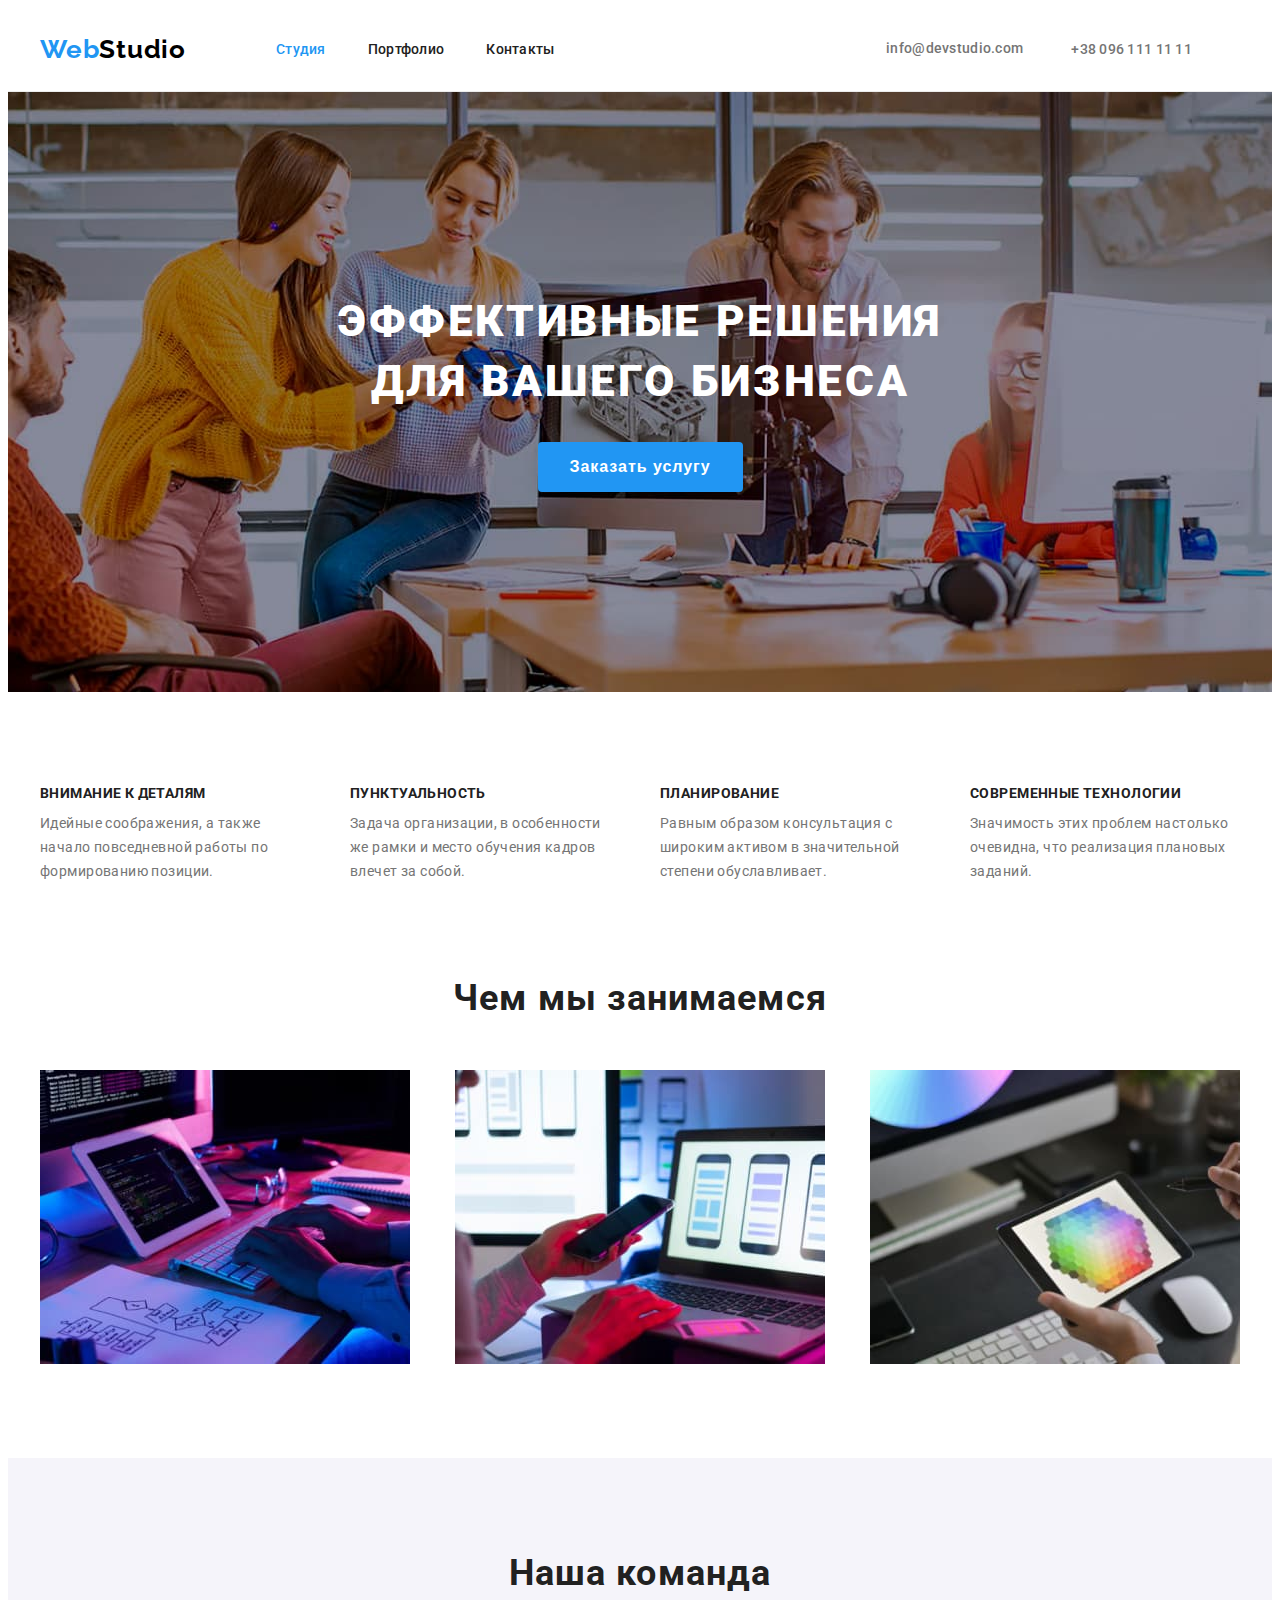
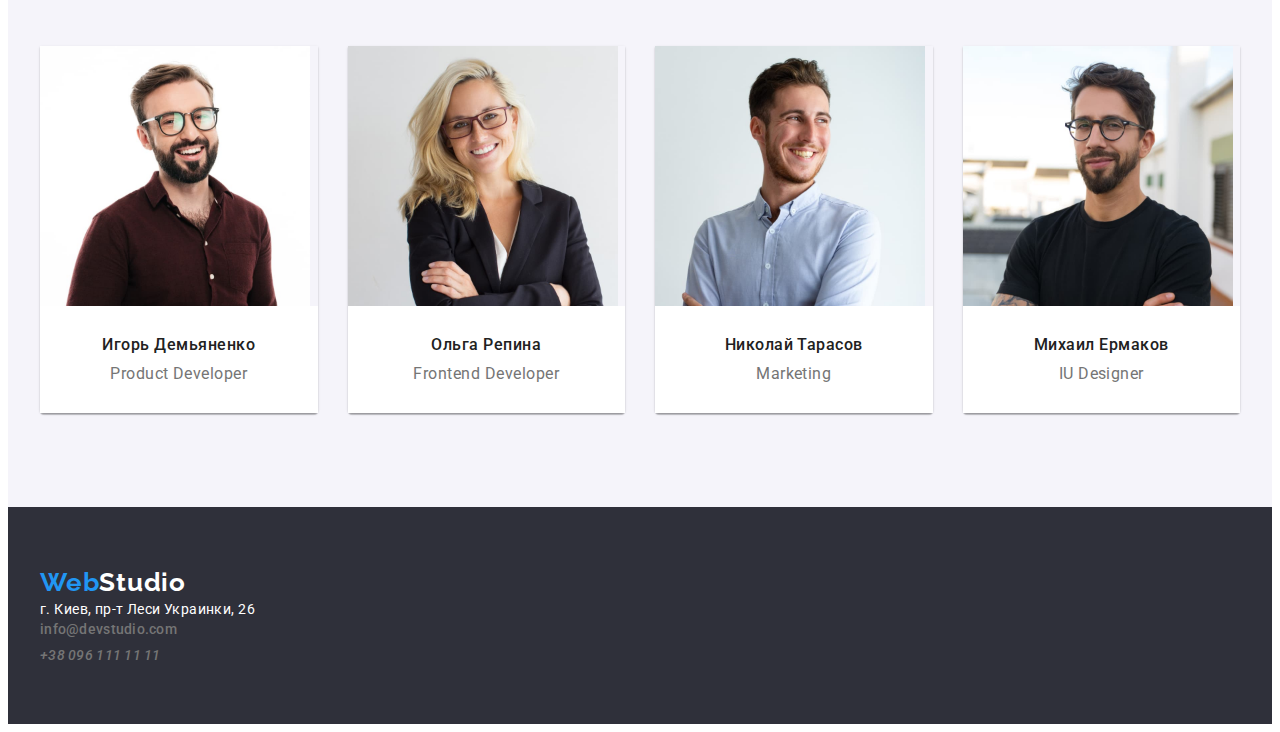
<file: index.html>
<!DOCTYPE html>
<html lang="ru">

<head>
    <meta charset="UTF-8">
    <meta http-equiv="X-UA-Compatible" content="IE=edge">
    <meta name="viewport" content="width=device-width, initial-scale=1.0">
    <title>WebStudio</title>
    <link rel="preconnect" href="https://fonts.gstatic.com">
    <link
        href="https://fonts.googleapis.com/css2?family=Raleway:wght@700&family=Roboto:ital,wght@0,500;0,700;0,900;1,400&display=swap"
        rel="stylesheet">
    <link rel="stylesheet" href="https://cdnjs.cloudflare.com/ajax/libs/modern-normalize/1.1.0/modern-normalize.min.css"
        integrity="sha512-wpPYUAdjBVSE4KJnH1VR1HeZfpl1ub8YT/NKx4PuQ5NmX2tKuGu6U/JRp5y+Y8XG2tV+wKQpNHVUX03MfMFn9Q=="
        crossorigin="anonymous" referrerpolicy="no-referrer" />
    <link rel="stylesheet" href="./css/styles.css">
</head>

<body>
    <!-- HEADER -->
    <header class="header">
        <div class="container header-container">
            <nav class="header-nav">
                <a class="logo" href="./index.html">Web<span class="logo-black">Studio</span></a>
                <ul class="menu">
                    <li class="menu-item">
                        <a class="menu-link active-link" href="./index.html">Студия</a>
                    </li>
                    <li class="menu-item">
                        <a class="menu-link" href="./portfolio.html">Портфолио</a>
                    </li>
                    <li class="menu-item">
                        <a class="menu-link " href="#">Контакты</a>
                    </li>
                </ul>
            </nav>
            <ul class="header-contacts-container">
                <li>
                    <a class="mail-link" href="mailto:info@devstudio.com">info@devstudio.com</a>
                </li>
                <li>
                    <a class="tel-link" href="tel:+380961111111">+38 096 111 11 11</a>
                </li>
            </ul>

        </div>
    </header>
    <!-- END HEADER -->
    <main>
        <!-- HERO -->
        <section class="hero">
            <h1 class="hero-title">
                Эффективные решения <br />
                для вашего бизнеса
            </h1>
            <div>
                <button class="modal-button" type="button">Заказать услугу</button>
            </div>
        </section>
        <!--HERO-END-->
        <!-- ABOUT -->
        <section>
            <div class="about-container">
                <ul class="about-flex-container">
                    <li class="about-flex-element">
                        <h3 class="about-paragraph">Внимание к деталям</h3>
                        <p class="description">
                            Идейные соображения, а также начало повседневной работы по
                            формированию позиции.
                        </p>
                    </li>
                    <li class="about-flex-element">
                        <h3 class="about-paragraph">Пунктуальность</h3>
                        <p class="description">
                            Задача организации, в особенности же рамки и место обучения кадров влечет за собой.
                        </p>
                    </li>
                    <li class="about-flex-element">
                        <h3 class="about-paragraph">Планирование</h3>
                        <p class="description">
                            Равным образом консультация с широким активом в значительной степени обуславливает.
                        </p>
                    </li>
                    <li class="about-flex-element">
                        <h3 class="about-paragraph">Современные технологии</h3>
                        <p class="description">
                            Значимость этих проблем настолько очевидна, что реализация плановых заданий.
                        </p>
                    </li>
                </ul>
            </div>
        </section>
        <!-- ABOUT -->
        <!--WHAT WE DO-->
        <section>
            <h2 class="what-we-do">Чем мы занимаемся</h2>
            <div class="wwd-container">
                <ul class=" flex-container-wwd">
                    <li class="container-wwd-img">
                        <img src="./images/what-we-do/wwd-1.jpg" alt="клавиатура" width="370" height="294" />
                    </li class="container-wwd-img">
                    <li class="container-wwd-img">
                        <img src="./images/what-we-do/wwd-2.jpg" alt="ноутбук" width="370" height="294" />
                    </li>
                    <li class="container-wwd-img">
                        <img src="./images/what-we-do/wwd-3.jpg" alt="планшет" width="370" height="294" />
                    </li>
                </ul>
            </div>
        </section>
        <!--END WHAT WE DO-->
        <!--OUR TEAM-->
        <section class="our-team-back-col">
            <div class="container section">
                <h2 class="our-team">Наша команда</h2>
                <ul class="teamates-list">
                    <li class="teamates-list-item">
                        <img src="./images/team/igor-demyanenko-1.jpg" alt="Игорь Демьяненко" width="270"
                            height="260" />
                        <div class="teamate-description">
                            <h3 class="names-team">Игорь Демьяненко</h3>
                            <p class="position-team" lang="en">Product Developer</p>
                        </div>
                    </li>
                    <li class="teamates-list-item">
                        <img src=" ./images/team/olga-repina-2.jpg" alt="Ольга Репина" width="270" height="260" />
                        <div class="teamate-description">
                            <h3 class="names-team">Ольга Репина</h3>
                            <p class="position-team" lang="en">Frontend Developer</p>
                        </div>
                    </li>
                    <li class="teamates-list-item">
                        <img src=" ./images/team/nikolay-tarasov-3.jpg" alt="Николай Тарасов" width="270"
                            height="260" />
                        <div class="teamate-description">
                            <h3 class="names-team">Николай Тарасов</h3>
                            <p class="position-team" lang="en">Marketing</p>
                        </div>
                    </li>
                    <li class="teamates-list-item">
                        <img src=" ./images/team/mihail-ermakov-4.jpg" alt="Михаил Ермаков" width="270" height="260" />
                        <div class="teamate-description">
                            <h3 class="names-team">Михаил Ермаков</h3>
                            <p class="position-team" lang="en">IU Designer</p>
                        </div>
                    </li>
                </ul>
            </div>
        </section>
        <!--END OUR TEAM-->
    </main>

    <!--FOOTER-->
    <footer class="footer">
        <div class="container">
            <a class="logo" href="./index.html"> Web<span class="logo-white">Studio</span></a>
            <address>
                <ul>
                    <li>
                        <a class="address address-footer" href="https://goo.gl/maps/QvbrtsybP3qZeNid7" target="_blank"
                            rel="noopener noreferrer">г. Киев, пр-т Леси Украинки, 26</a>
                    </li>
                    <li>
                        <a class="mail-link mail-link-footer" href="mailto:info@devstudio.com">info@devstudio.com</a>
                    </li>
                    <li>
                        <a class="tel-link" href="tel:+380961111111">+38 096 111 11 11</a>
                    </li>
                </ul>
            </address>
        </div>
    </footer>

</html>
</file>
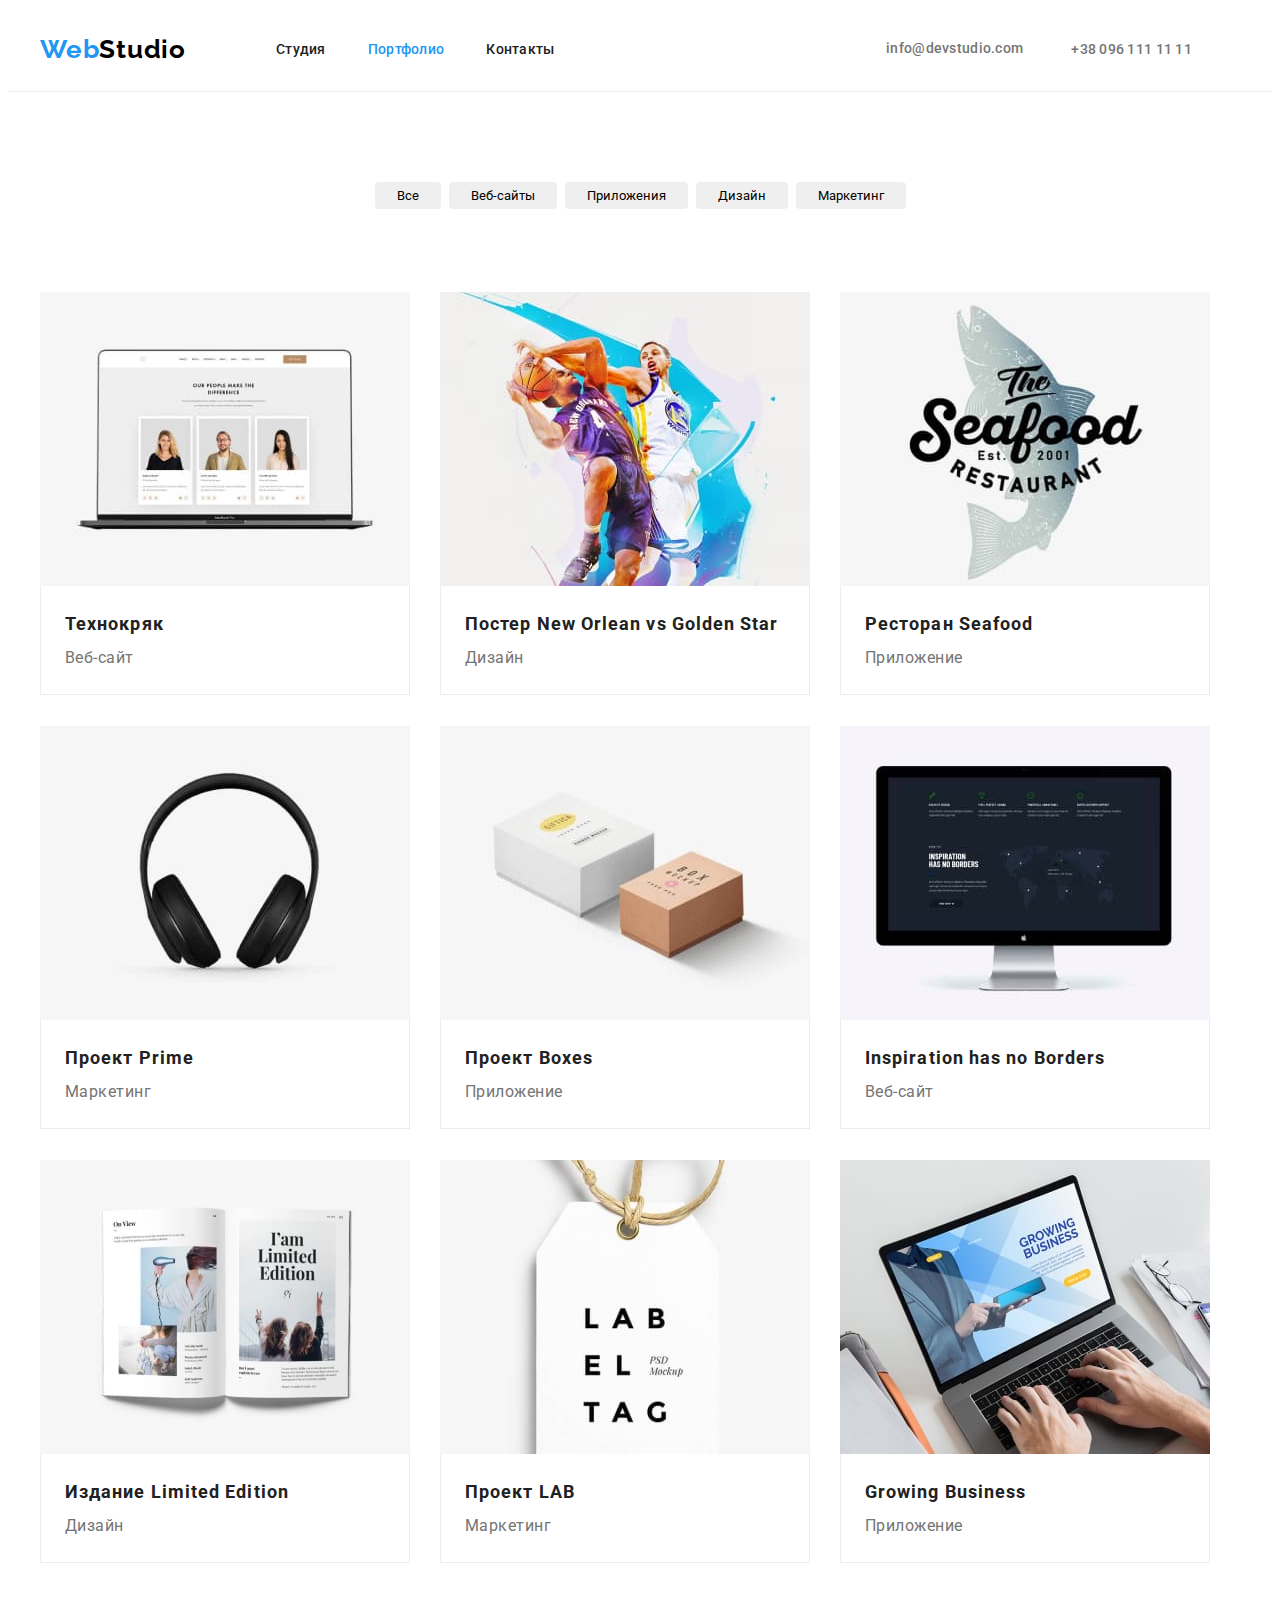
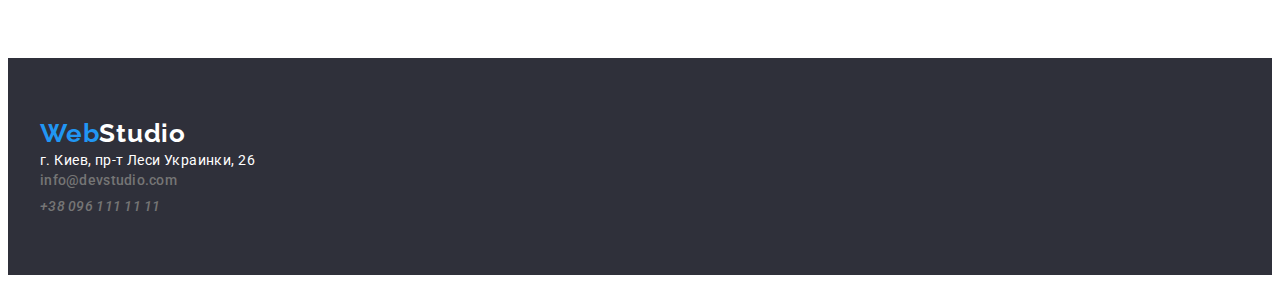
<file: portfolio.html>
<!DOCTYPE html>
<html lang="ru">

<head>
    <meta charset="UTF-8">
    <meta http-equiv="X-UA-Compatible" content="IE=edge">
    <meta name="viewport" content="width=device-width, initial-scale=1.0">
    <title>WS-Porfolio</title>
    <link rel="preconnect" href="https://fonts.gstatic.com">
    <link
        href="https://fonts.googleapis.com/css2?family=Raleway:wght@700&family=Roboto:ital,wght@0,500;0,700;0,900;1,400&display=swap"
        rel="stylesheet">
    <link rel="stylesheet" href="https://cdnjs.cloudflare.com/ajax/libs/modern-normalize/1.1.0/modern-normalize.min.css"
        integrity="sha512-wpPYUAdjBVSE4KJnH1VR1HeZfpl1ub8YT/NKx4PuQ5NmX2tKuGu6U/JRp5y+Y8XG2tV+wKQpNHVUX03MfMFn9Q=="
        crossorigin="anonymous" referrerpolicy="no-referrer" />
    <link rel="stylesheet" href="./css/styles.css">
</head>

<body>
    <!--HEADER-->
    <header class="header">
        <div class="container header-container">
            <nav class="header-nav">
                <a class="logo" href="./index.html"> Web<span class="logo-black">Studio</span></a>
                <ul class="menu">
                    <li class="menu-item">
                        <a class="menu-link" href="./index.html">Студия</a>
                    </li>
                    <li class="menu-item">
                        <a class="menu-link active-link" href="./portfolio.html">Портфолио</a>
                    </li>
                    <li class="menu-item">
                        <a class="menu-link" href="#">Контакты</a>
                    </li>
                </ul>
            </nav>
            <ul class="header-contacts-container">
                <li>
                    <a class="mail-link" href="mailto:info@devstudio.com">info@devstudio.com</a>
                </li>
                <li>
                    <a class="tel-link" href="tel:+380961111111">+38 096 111 11 11</a>
                </li>
            </ul>

        </div>
    </header>
    <!---HERO-->
    <main>
        <!--PORTFOLIO NAV-->
        <section>
            <div>
                <ul class="portfolio-nav">
                    <li class="porfolio-nav-item"><button class="nav-button" type="button">Все</button>
                    </li>
                    <li class="porfolio-nav-item"> <button class="nav-button" type="button">Веб-сайты</button>
                    </li>
                    <li class="porfolio-nav-item"> <button class="nav-button" type="button">Приложения</button>
                    </li>
                    <li class="porfolio-nav-item"> <button class="nav-button" type="button">Дизайн</button>
                    </li>
                    <li class="porfolio-nav-item"> <button class="nav-button" type="button">Маркетинг</button>
                    </li>
                </ul>
            </div>
        </section>
        <!--END HERO-->
        <!--PORTFOLIO SECTION-->
        <h1 class="portfolio-hidden">portfolio</h1>
        <div class="portfolio-container">
            <ul class="portfolio-flex-container">
                <li class="portfolio-flex-element">
                    <img src="./images/portfolio/technocrack-1.jpg" alt="294" width="370">
                    <div class="portfolio-description">
                        <h2 class="project-name">Технокряк</h2>
                        <p class="project-type">Веб-сайт</p>
                    </div>
                </li>
                <li class="portfolio-flex-element">
                    <img src="./images/portfolio/new-orlean-2.jpg" alt="294" width="370">
                    <div class="portfolio-description">
                        <h2 class="project-name"> Постер New Orlean vs Golden Star</h2>
                        <p class="project-type">Дизайн</p>
                    </div>


                </li>
                <li class="portfolio-flex-element">
                    <img src="./images/portfolio/seafood-3.jpg" alt="294" width="370">
                    <div class="portfolio-description">
                        <h2 class="project-name"> Ресторан Seafood</h2>
                        <p class="project-type">Приложение</p>
                    </div>


                </li>
                <li class="portfolio-flex-element">
                    <img src="./images/portfolio/prime-headphones-4.jpg" alt="294" width="370">
                    <div class="portfolio-description">
                        <h2 class="project-name"> Проект Prime</h2>
                        <p class="project-type">Маркетинг</p>
                    </div>


                </li>
                <li class="portfolio-flex-element">
                    <img src="./images/portfolio/boxes-5.jpg" alt="294" width="370">
                    <div class="portfolio-description">
                        <h2 class="project-name"> Проект Boxes</h2>
                        <p class="project-type">Приложение</p>
                    </div>


                </li>
                <li class="portfolio-flex-element">
                    <img src="./images/portfolio/screen-6.jpg" alt="294" width="370">
                    <div class="portfolio-description">
                        <h2 class="project-name"> Inspiration has no Borders</h2>
                        <p class="project-type">Веб-сайт</p>
                    </div>


                </li>
                <li class="portfolio-flex-element">
                    <img src="./images/portfolio/book-7.jpg" alt="294" width="370">
                    <div class="portfolio-description">
                        <h2 class="project-name"> Издание Limited Edition</h2>
                        <p class="project-type">Дизайн</p>
                    </div>


                </li>
                <li class="portfolio-flex-element">
                    <img src="./images/portfolio/label-8.jpg" alt="294" width="370">
                    <div class="portfolio-description">
                        <h2 class="project-name"> Проект LAB</h2>
                        <p class="project-type">Маркетинг</p>
                    </div>


                </li>
                <li class="portfolio-flex-element">
                    <img src="./images/portfolio/laptop-9.jpg" alt="294" width="370">
                    <div class="portfolio-description">
                        <h2 class="project-name"> Growing Business</h2>
                        <p class="project-type">Приложение</p>
                    </div>


                </li>
            </ul>
        </div>
        <!--PORTFOLIO SECTION-->
    </main>
    <!--FOOTER-->
    <footer class="footer">
        <div class="container">
            <a class="logo" href="./index.html"> Web<span class="logo-white">Studio</span></a>
            <address>
                <ul>
                    <li>
                        <a class="address address-footer" href="https://goo.gl/maps/QvbrtsybP3qZeNid7" target="_blank"
                            rel="noopener noreferrer">г. Киев, пр-т Леси Украинки, 26</a>
                    </li>
                    <li>
                        <a class="mail-link mail-link-footer" href="mailto:info@devstudio.com">info@devstudio.com</a>
                    </li>
                    <li>
                        <a class="tel-link" href="tel:+380961111111">+38 096 111 11 11</a>
                    </li>
                </ul>
            </address>
        </div>
    </footer>

</html>
</file>
<file: css/styles.css>
/*==GENERAL RULES==*/
:root {
  --accent-color: #2196f3;
  --back-color: #ffffff;
  --border-line: #ececec;
  --back-text-color: #212121;
  --grey-text-color: #757575;
  --black-background-color: #2f303a;
  --font-family: 'Roboto', sans-serif;
  --paragraph-font-size: 16px;
  --paragraph-menu-font-size: 14px;
  --shadow-hero-button: rgba(0, 0, 0, 0.15);
  --shadow-left: rgba(0, 0, 0, 0.12);
  --shadow-right: rgba(0, 0, 0, 0.14);
  --shadow-bottom: rgba(0, 0, 0, 0.2);
}
body {
  font-family: 'Roboto', sans-serif;
  font-style: normal;
  font-weight: 400;
  font-size: 14px;
  color: var(--primary-color);
}
h1,
h2,
h3,
p,
a {
  margin-top: 0;
  margin-bottom: 0;
}
ul,
ol {
  margin-top: 0;
  margin-bottom: 0;
  padding-left: 0;
}
img {
  display: block;
}

li {
  list-style-type: none;
}

a {
  text-decoration: none;
}
.container {
  width: 1200px;
  margin-left: auto;
  margin-right: auto;
  padding-left: 15px;
  padding-right: 15px;
}

.section {
  padding-top: 94px;
  padding-bottom: 94px;
}
/*===END GENERAL RULES===*/
/*=====HEADER=====*/
.logo {
  font-family: 'Raleway', sans-serif;
  font-weight: bold;
  font-size: 26px;
  line-height: 1.19;
  /* identical to box height */
  letter-spacing: 0.03em;
  color: var(--accent-color);
  cursor: pointer;
}

.logo-black {
  color: #000000;
}

.menu-link {
  font-family: var(--font-family);
  font-weight: 500;
  font-size: var(--paragraph-menu-font-size);
  line-height: 1.14;
  letter-spacing: 0.02em;
  color: var(--back-text-color);
}
.menu-link:hover,
.menu-link:focus {
  color: var(--accent-color);
}
.menu-link.active-link {
  color: var(--accent-color);
}
.tel-link {
  font-family: var(--font-family);
  font-weight: 500;
  font-size: var(--paragraph-menu-font-size);
  line-height: 1.14;
  letter-spacing: 0.02em;
  color: var(--grey-text-color);
}
.tel-link:hover,
.tel-link:focus {
  color: var(--accent-color);
}
.mail-link {
  font-family: var(--font-family);
  font-weight: 500;
  font-size: var(--paragraph-menu-font-size);
  line-height: 1.14;
  letter-spacing: 0.02em;
  color: var(--grey-text-color);
  display: flex;
  align-items: center;
  margin-left: auto;
  margin-right: 48px;
}
.mail-link:hover,
.mail-link:focus {
  color: var(--accent-color);
}
.header {
  padding-top: 26px;
  padding-bottom: 26px;
  background-color: var(--back-color);
  border-bottom: 1px solid var(--border-line);
}
.header-container {
  display: flex;
  align-items: center;
}
.header-nav {
  display: flex;
  align-items: center;
}
.menu {
  display: flex;
  align-items: center;
}
.header-contacts-container {
  display: flex;
  align-items: center;
  margin-left: auto;
  margin-right: 48px;
}
.logo {
  margin-right: 90px;
}
.menu-item:not(:last-child) {
  margin-right: 42px;
}

/*=====END HEADER=====*/
/*=====HERO=====*/
.hero {
  background-color: var(--black-background-color);
  text-align: center;
  padding-top: 200px;
  padding-bottom: 200px;
  max-width: 1600px;
  align-items: center;
  margin-right: auto;
  margin-right: auto;
  margin-left: auto;
  background-size: 1600px 600px;
  background-image: url(../images/background/hero-back.jpg);
  background-position: center;
  text-align: center;
  margin: 0 auto;
  background-repeat: no-repeat;
  background-size: cover;
}
.hero .container {
  width: 696px;
}
.hero-title {
  font-weight: 900;
  font-size: 44px;
  line-height: 1.36;

  letter-spacing: 0.06em;
  text-transform: uppercase;
  margin-bottom: 30px;
  color: var(--back-color);
}
.modal-button {
  font-weight: 700;
  font-size: 16px;
  line-height: 1.88;
  /* identical to box height, or 187% */

  display: inline-block;
  align-items: center;
  text-align: center;
  letter-spacing: 0.06em;
  color: var(--back-color);
}

.modal-button {
  cursor: pointer;
  background-color: var(--accent-color);
  box-shadow: 0px 4px 4px var(--shadow-hero-button);
  border-radius: 4px;
  padding-left: 32px;
  padding-right: 32px;
  padding-top: 10px;
  padding-bottom: 10px;
  border: none;
}
/*==========END HERO========*/
/*===========ABOUT==========*/
.about-paragraph {
  font-family: var(--font-family);
  font-size: var(--paragraph-menu-font-size);
  line-height: 1.14;
  letter-spacing: 0.03em;
  text-transform: uppercase;
  padding-bottom: 10px;

  color: var(--back-text-color);
}

.description {
  font-family: var(--font-family);
  font-size: var(--paragraph-menu-font-size);
  line-height: 1.71;
  /* or 171% */

  letter-spacing: 0.03em;

  color: var(--grey-text-color);
}
.about-container {
  width: 1200px;
  padding-left: 15px;
  padding-right: 15px;
  margin-right: auto;
  margin-left: auto;
  padding-top: 94px;
  padding-bottom: 94px;
}
.about-flex-container {
  display: flex;
  flex-wrap: wrap;
  justify-content: space-between;
}
.about-flex-element {
  width: 270px;
}
/*===========END ABOUT==========*/
/*===========WHAT WE DO==========*/
.what-we-do {
  font-family: var(--font-family);
  font-size: 36px;
  line-height: 1.17;
  text-align: center;
  letter-spacing: 0.03em;
  margin-bottom: 50px;

  color: var(--back-text-color);
}
.flex-container-wwd {
  display: flex;
  justify-content: space-between;
}
.container-wwd-img:not(:last-child) {
  width: 370px;
  height: 294px;
  margin-right: 15px;
}

.wwd-container {
  width: 1200px;
  padding-left: 15px;
  padding-right: 15px;
  margin-right: auto;
  margin-left: auto;
  padding-bottom: 94px;
}
/*=========== END WHAT WE DO==========*/
/*=========== OUR TEAM==========*/
.our-team-back-col {
  background: #f5f4fa;
}
.our-team {
  font-family: var(--font-family);
  font-size: 36px;
  line-height: 1.17;
  text-align: center;
  letter-spacing: 0.03em;
  color: var(--back-text-color);
  margin-bottom: 52px;
}

.teamates-list {
  display: flex;
  flex-wrap: wrap;
  margin-left: -30px;
  margin-top: -30px;
}
.teamates-list-item {
  flex-basis: calc((100% - 120px) / 4);
  margin-left: 30px;
  margin-top: 30px;
  box-shadow: 0px 1px 3px var(--shadow-left), 0px 1px 1px var(--shadow-right),
    0px 2px 1px var(--shadow-bottom);
  border-radius: 0px 0px 4px 4px;
}
.teamate-description {
  background-color: var(--back-color);
  padding-top: 30px;
  padding-bottom: 30px;
}
.names-team {
  font-family: var(--font-family);
  font-weight: 500;
  font-size: var(--paragraph-font-size);
  line-height: 1.18;
  padding-bottom: 10px;
  /* identical to box height */

  text-align: center;
  letter-spacing: 0.03em;

  color: var(--back-text-color);
}
.position-team {
  font-family: var(--font-family);
  font-size: var(--paragraph-font-size);
  line-height: 1.18;
  /* identical to box height */
  text-align: center;
  letter-spacing: 0.03em;
  color: var(--grey-text-color);
}
.section {
  padding-top: 94px;
  padding-bottom: 94px;
}

/*===========END OUR TEAM==========*/
/*===========FOOTER==========*/

.address {
  font-family: var(--font-family);
  font-style: normal;
  font-size: var(--paragraph-menu-font-size);
  line-height: 1.71;
  /* or 171% */
  letter-spacing: 0.03em;
  color: var(--back-color);
}
.address-footer {
  padding-bottom: 9px;
}
.mail-link-footer {
  padding-bottom: 9px;
  font-style: normal;
}
.footer {
  background: var(--black-background-color);
  padding-top: 60px;
  padding-bottom: 60px;
}
.logo-white {
  color: var(--back-color);
}

/*=========END FOOTER==========*/
/*===END WebStudio PAGE===*/
/*=========PORTFOLIO PAGE=====*/
.portfolio-hidden {
  color: var(--back-color);
}

.project-name {
  font-family: 'Roboto', sans-serif;
  font-weight: bold;
  font-size: 18px;
  line-height: 2;
  /* identical to box height, or 200% */
  letter-spacing: 0.06em;
  color: var(--back-text-color);
}
.project-type {
  font-family: Roboto;
  font-style: normal;
  font-weight: normal;
  font-size: var(--paragraph-font-size);
  line-height: 2;
  /* identical to box height, or 187% */

  letter-spacing: 0.03em;

  color: var(--grey-text-color);
}
/*=========PORTFOLIO SECTION=====*/
/*===PORTFOLIO HEADER===*/

/*===BUTTONS NAV===*/
.portfolio-nav {
  display: flex;
}
.portfolio-nav {
  width: 1200px;
  margin-left: auto;
  margin-right: auto;
  align-items: center;
  justify-content: center;
  margin-bottom: 50px;
  padding-top: 90px;
}
.nav-button {
  font-family: var(--font-family);
  font-size: 500;
  font-style: normal;
  padding-top: 6px;
  padding-bottom: 6px;
  padding-right: 22px;
  padding-left: 22px;
  border-radius: 4px;
  border-style: none;
  cursor: pointer;
}

.nav-button:hover,
.nav-button:focus {
  color: var(--back-color);
  background-color: var(--accent-color);
}
.porfolio-nav-item:not(:last-child) {
  margin-right: 8px;
}
/*=== END BUTTONS NAV===*/
/*== PORTFOLIO MAIN SECTION==*/
.portfolio-container {
  width: 1200px;
  padding-left: 15px;
  padding-right: 15px;
  margin-left: auto;
  margin-right: auto;
  margin-bottom: 94px;
}
.portfolio-flex-container {
  display: flex;
  flex-wrap: wrap;
}
.portfolio-flex-element {
  width: 370px;
  height: 404px;
  margin-right: 30px;
  margin-bottom: 30px;
}
.portfolio-flex-element:nth-child(3n) {
  margin-right: 0;
}
.portfolio-flex-element:nth-last-child(-n + 3) {
  margin-bottom: 0;
}
.portfolio-description {
  padding-top: 20px;
  padding-bottom: 20px;
  padding-right: 24px;
  padding-left: 24px;
  border-left: 1px solid var(--border-line);
  border-right: 1px solid var(--border-line);
  border-bottom: 1px solid var(--border-line);
}
/*===END PORTFOLIO MAIN SECTION===*/
/*=========END PORTFOLIO SECTION=====*/
</file>
